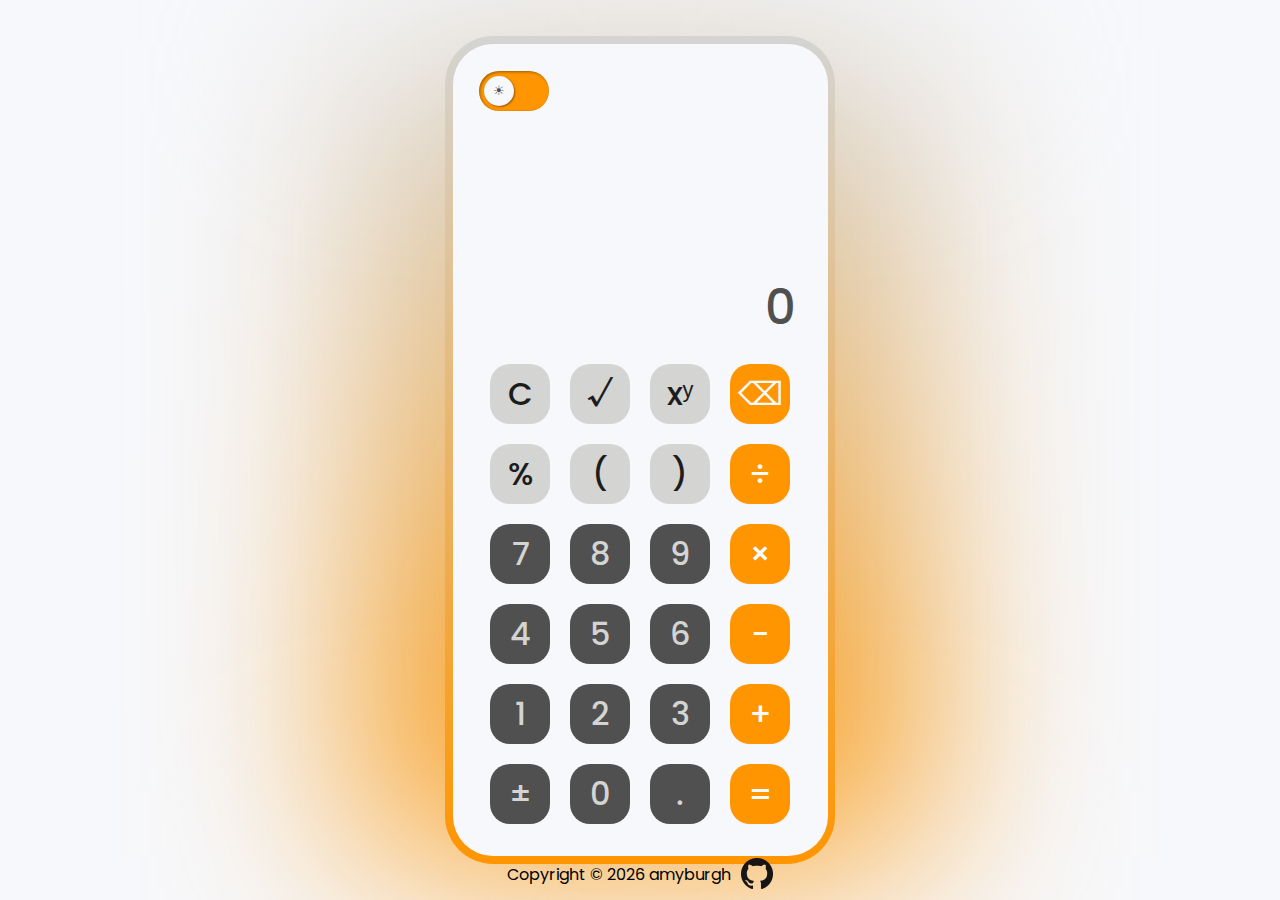
<file: index.html>
<!DOCTYPE html>
<html lang="en">

<head>
    <meta charset="UTF-8">
    <meta http-equiv="X-UA-Compatible" content="IE=edge">
    <meta name="viewport" content="width=device-width, initial-scale=1.0">
    <title>Calculator</title>
    <link rel="stylesheet" href="style.css">
    <script src="script.js" defer></script>
    <meta name="description" content="A online calculator">
    <meta name="author" content="Aaron Myburgh">
    <link rel="icon" type="image/png" href="calc_icon.png">
    <script>
        if (!localStorage.colorMode)
            localStorage.setItem('colorMode', 'light');
    </script>
</head>

<body>
    <script>
        document.querySelector('body')
            .classList.add(`${localStorage.getItem('colorMode')}-mode`);
    </script>
    <div class="blur-effect"></div>
    <div class="container border-effect">
        <div class="mode-container">
            <button class="mode-button" aria-label="Toggle light/dark theme" onclick="toggle_mode()">
                <span class="button-rail"></span>
                <span class="button-knob">☀</span>
            </button>
        </div>
        <div class="display">
            <div class="history">
                <div class="history-item">
                    <div class="equation"></div>
                    <div class="result"></div>
                </div>
                <div class="history-item">
                    <div class="equation"></div>
                    <div class="result"></div>
                </div>
                <div class="history-item">
                    <div class="equation"></div>
                    <div class="result"></div>
                </div>
            </div>
            <div class="output">
                <div class="equation"></div>
                <div class="result">0</div>
            </div>
        </div>
        <div class="keypad">
            <div class="row">
                <div class="key" role="button" data-token="c" data-key="67">C</div>
                <div class="key" role="button" data-token="√(" data-key="86">√</div>
                <div class="key" role="button" data-token="^(" data-key="shift 54">x&#696;</div>
                <div class="key" role="button" data-token="b" data-key="8">⌫</div>
            </div>
            <div class="row">
                <div class="key" role="button" data-token="%" data-key="shift 53">%</div>
                <div class="key" role="button" data-token="(" data-key="shift 57">(</div>
                <div class="key" role="button" data-token=")" data-key="shift 48">)</div>
                <div class="key" role="button" data-token=" ÷ " data-key="191">÷</div>
            </div>
            <div class="row">
                <div class="key" role="button" data-token="7" data-key="55">7</div>
                <div class="key" role="button" data-token="8" data-key="56">8</div>
                <div class="key" role="button" data-token="9" data-key="57">9</div>
                <div class="key" role="button" data-token=" × " data-key="shift 56s">×</div>
            </div>
            <div class="row">
                <div class="key" role="button" data-token="4" data-key="52">4</div>
                <div class="key" role="button" data-token="5" data-key="53">5</div>
                <div class="key" role="button" data-token="6" data-key="54">6</div>
                <div class="key" role="button" data-token=" - " data-key="189">-</div>
            </div>
            <div class="row">
                <div class="key" role="button" data-token="1" data-key="49">1</div>
                <div class="key" role="button" data-token="2" data-key="50">2</div>
                <div class="key" role="button" data-token="3" data-key="51">3</div>
                <div class="key" role="button" data-token=" + " data-key="shift 187">+</div>
            </div>
            <div class="row">
                <div class="key" role="button" data-token="~" data-key="192">&#177;</div>
                <div class="key" role="button" data-token="0" data-key="48">0</div>
                <div class="key" role="button" data-token="." data-key="190">.</div>
                <div class="key" role="button" data-token="=" data-key="13">=</div>
            </div>
        </div>
    </div>
    <footer>
        <p>Copyright &copy;
            <script>document.write(new Date().getFullYear())</script> amyburgh
        </p>
        <div class="github-link">
            <a href="https://github.com/amyburgh/Rock-Paper_Scissors"><img id="Github-logo" rel="Github logo"
                    src="GitHub-Mark-64px.png"></a>
        </div>
    </footer>
</body>

</html>
</file>
<file: style.css>
@import url('https://fonts.googleapis.com/css2?family=Poppins:wght@400;500&display=swap');

:root {
    --container-height: 812px;
    --container-width: 375px;

    --white: #FBFBFD;
    --orange: #FF9500;
    --orangeAlt: rgba(255, 149, 0, 0.5);
    --lightGrey: #D4D4D2;
    --grey: #828282;
    --darkGrey: #505050;
    --black: #1C1C1C;

    /* color-mode: light dark; */
    --darkMode: #17181A;
    --lightMode: #F7F8FB;
    --lightBg: #EFE8DE;
    --darkBg: #EFE8DE;
}

*,
*::before,
*::after {
    box-sizing: border-box;
}

body {
    font-family: 'Poppins', sans-serif;
    width: 100%;
    height: 100vh;
    margin: 0;
    padding: 0;
    transition: background-color .5s;
}

body.light-mode {
    background-color: var(--lightMode);
}

body.dark-mode {
    background-color: var(--darkMode);
}

/* sized for iphoneX */
.container {
    position: absolute;
    width: var(--container-width);
    height: var(--container-height);
    top: calc(50% - (var(--container-height) / 2));
    left: calc(50% - (var(--container-width) / 2));

    border-radius: 40px;
    padding: 2em;
}

body.dark-mode .container {
    background-color: var(--darkMode);
}

body.light-mode .container {
    background-color: var(--lightMode);
}

.equation {
    font-weight: 400;
}

.result {
    font-weight: 500;
}

body.dark-mode .equation {
    color: var(--darkGrey);
}

body.light-mode .equation {
    color: var(--lightGrey);
}

body.dark-mode .result {
    color: var(--lightGrey);
}

body.light-mode .result {
    color: var(--darkGrey);
}

.display {
    text-align: end;
    overflow: hidden;
    height: 100%;
    width: 100%;
    gap: 10px;

    display: grid;
    grid-template-rows: auto min-content;
    align-items: flex-end;

    white-space: nowrap;
    text-overflow: ellipsis;
    justify-items: end;
}

.history-item .result,
.history-item .equation,
.output .result,
.output .equation {
    overflow-x: hidden;
    white-space: nowrap;
    text-overflow: ellipsis;
}

.history {
    display: grid;
    grid-template-rows: auto auto auto;
    width: 80%;
    justify-content: end;
}

.history-item {
    font-size: 1rem;
    overflow: hidden;
}

.output .equation {
    font-size: 1.5rem;
}

.output .result {
    font-size: 3rem;
}

.output {
    height: 100%;
    display: grid;
    grid-template-rows: auto auto;
    justify-content: end;
}

.container {
    display: grid;
    grid-template-rows: 0 auto max-content;
    align-items: flex-end;
    justify-items: end;
}

.keypad {
    display: grid;
    grid-template-rows: repeat(6, auto);
    gap: 20px;
    justify-content: center;
    align-items: flex-end;
    margin: 20px auto 0 auto;
}

.row {
    display: grid;
    grid-template-columns: repeat(4, auto);
    gap: 20px;
}

.key {
    width: 60px;
    height: 60px;
    border-radius: 20px;

    font-size: 2rem;
    font-weight: 500;

    color: var(--lightGrey);
    background-color: var(--darkGrey);
    text-align: center;
    line-height: 60px;

    cursor: pointer;
    transition: all .1s ease;
}

.key:active,
.key-press {
    transform: scale(1.1);
    border: 1px solid var(--orange);
    box-shadow: 0 0 1rem var(--orange);
}

.row:nth-child(-n+2) .key:nth-child(-n+3) {
    background-color: var(--lightGrey);
    color: var(--black);
}

.key:last-child {
    color: var(--white);
    background-color: var(--orange);
}

body.dark-mode .mode-button .button-knob {
    left: 35px;
    background-color: var(--darkMode);
    color: var(--lightMode);
}

.mode-button {
    background: 0;
    border: 0;
    cursor: pointer;
    position: absolute;
    top: 2em;
    left: 2em;
}

.mode-button .button-rail {
    position: absolute;
    top: 0;
    left: 0;
    width: 70px;
    height: 40px;
    border-radius: 20px;
    background-color: var(--orange);
    box-shadow: inset 1px 1px 3px 0 rgb(0 0 0 / 40%);
    transition: .3s;
}

.mode-button .button-knob {
    position: absolute;
    top: 5px;
    left: 5px;
    width: 30px;
    height: 30px;
    background-color: var(--lightMode);
    border-radius: 50%;
    box-shadow: 1px 1px 2px 0 rgb(0 0 0 / 40%);
    transition: .3s;
    line-height: 30px;
    color: var(--darkGrey);
}

/* Border Effect */
@property --rotate {
    syntax: "<angle>";
    inherits: false;
    initial-value: 0deg;
}

.container:hover {
    outline: 7px solid var(--orangeAlt);
}

.container:hover:before,
.container:hover:after {
    animation: none;
    opacity: 0;
}

/* Outline */
.container::before {
    content: "";

    width: 104%;
    height: 102%;

    position: absolute;
    top: -1%;
    left: -2%;
    z-index: -1;

    background-image: linear-gradient(var(--rotate), var(--orange), var(--lightGrey));
    border-radius: 48px;

    animation: spin 3s linear infinite;
}

/* Background Shadow */
.container::after {
    content: "";

    width: 150%;
    height: 100%;
    overflow: hidden;

    position: absolute;
    top: 0;
    left: -25%;
    z-index: -2;

    background-image: linear-gradient(var(--rotate), var(--orange), var(--lightGrey));
    filter: blur(100px);
    opacity: 1;

    transition: opacity 1s;
    animation: spin 3s linear reverse infinite;
    animation-delay: 1.5s;
}

@keyframes spin {
    0% {
        --rotate: 0deg;
    }

    100% {
        --rotate: 360deg;
    }
}

footer {
    position: absolute;
    bottom: 10px;
    display: flex;
    gap: 10px;
    height: 2em;
    align-items: center;
    justify-content: center;
    width: 100%;
}

.github-link {
    height: 2em;
}

#Github-logo {
    height: 2em;

}

#Github-logo:hover {
    transform: scale(1.2);
    transition: 0.5s ease-in-out;
}

@media (max-height: 812px) {
    footer {
        display: none;
    }
}
</file>
